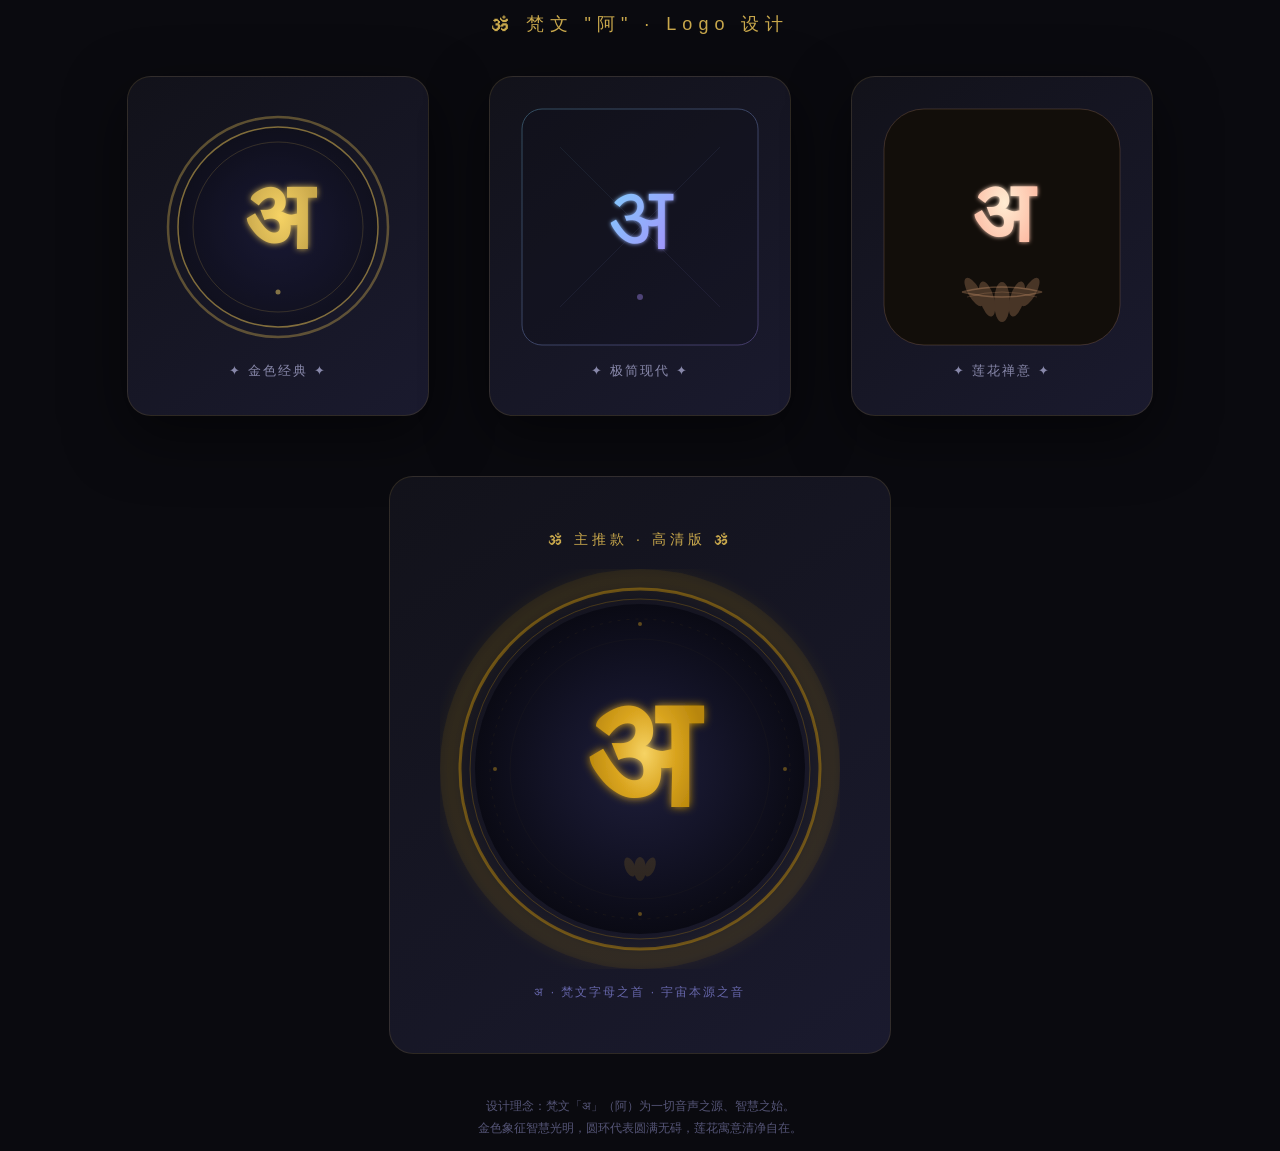
<file: 梵文阿_logo.html>
<!DOCTYPE html>
<html lang="zh">
<head>
<meta charset="UTF-8">
<title>梵文"阿" Logo</title>
<style>
  body {
    margin: 0;
    min-height: 100vh;
    display: flex;
    flex-direction: column;
    align-items: center;
    justify-content: center;
    background: #0a0a0f;
    font-family: 'Segoe UI', sans-serif;
  }
  h1 {
    color: #c9a84c;
    margin-bottom: 10px;
    font-size: 18px;
    letter-spacing: 6px;
    font-weight: 300;
  }
  .logo-container {
    display: flex;
    gap: 60px;
    flex-wrap: wrap;
    justify-content: center;
    align-items: center;
    padding: 30px;
  }
  .logo-card {
    display: flex;
    flex-direction: column;
    align-items: center;
    background: linear-gradient(145deg, #12121a, #1a1a2e);
    border-radius: 24px;
    padding: 30px;
    border: 1px solid rgba(201, 168, 76, 0.15);
    box-shadow: 0 20px 60px rgba(0,0,0,0.5);
  }
  .logo-card p {
    color: #8888aa;
    margin: 15px 0 5px;
    font-size: 13px;
    letter-spacing: 2px;
  }
  svg {
    display: block;
  }
</style>
</head>
<body>

<h1>🕉 梵文 "阿" · Logo 设计</h1>

<div class="logo-container">

  <!-- 款式一：金色经典圆章 -->
  <div class="logo-card">
    <svg width="240" height="240" viewBox="0 0 240 240">
      <defs>
        <radialGradient id="goldGrad" cx="50%" cy="50%" r="50%">
          <stop offset="0%" stop-color="#f6d365"/>
          <stop offset="100%" stop-color="#c9a84c"/>
        </radialGradient>
        <radialGradient id="bgGrad1" cx="50%" cy="50%" r="50%">
          <stop offset="0%" stop-color="#1a1a3e"/>
          <stop offset="100%" stop-color="#0d0d1a"/>
        </radialGradient>
        <filter id="glow1">
          <feGaussianBlur stdDeviation="3" result="blur"/>
          <feMerge><feMergeNode in="blur"/><feMergeNode in="SourceGraphic"/></feMerge>
        </filter>
      </defs>
      <!-- 外环 -->
      <circle cx="120" cy="120" r="110" fill="none" stroke="url(#goldGrad)" stroke-width="2.5" opacity="0.4"/>
      <circle cx="120" cy="120" r="100" fill="url(#bgGrad1)" stroke="url(#goldGrad)" stroke-width="1.5" opacity="0.6"/>
      <!-- 内圈装饰 -->
      <circle cx="120" cy="120" r="85" fill="none" stroke="url(#goldGrad)" stroke-width="0.8" opacity="0.25"/>
      <!-- 梵文 "अ" -->
      <text x="120" y="142" text-anchor="middle" font-size="95" font-family="'Noto Sans Devanagari','Nirmala UI','Mangal',sans-serif" fill="url(#goldGrad)" filter="url(#glow1)" font-weight="bold">अ</text>
      <!-- 底部小点装饰 -->
      <circle cx="120" cy="185" r="2.5" fill="#f6d365" opacity="0.5"/>
    </svg>
    <p>✦ 金色经典 ✦</p>
  </div>

  <!-- 款式二：极简现代线条 -->
  <div class="logo-card">
    <svg width="240" height="240" viewBox="0 0 240 240">
      <defs>
        <linearGradient id="lineGrad" x1="0%" y1="0%" x2="100%" y2="100%">
          <stop offset="0%" stop-color="#7dd3fc"/>
          <stop offset="100%" stop-color="#a78bfa"/>
        </linearGradient>
        <filter id="glow2">
          <feGaussianBlur stdDeviation="2" result="blur"/>
          <feMerge><feMergeNode in="blur"/><feMergeNode in="SourceGraphic"/></feMerge>
        </filter>
      </defs>
      <rect x="2" y="2" width="236" height="236" rx="20" fill="#0f0f1a" stroke="url(#lineGrad)" stroke-width="1" opacity="0.3"/>
      <!-- 精简线条装饰 -->
      <line x1="40" y1="40" x2="200" y2="200" stroke="url(#lineGrad)" stroke-width="0.5" opacity="0.15"/>
      <line x1="200" y1="40" x2="40" y2="200" stroke="url(#lineGrad)" stroke-width="0.5" opacity="0.15"/>
      <!-- 梵文 "अ" -->
      <text x="120" y="142" text-anchor="middle" font-size="90" font-family="'Noto Sans Devanagari','Nirmala UI','Mangal',sans-serif" fill="url(#lineGrad)" filter="url(#glow2)" font-weight="300">अ</text>
      <!-- 极简装饰圆 -->
      <circle cx="120" cy="190" r="3" fill="#a78bfa" opacity="0.4"/>
    </svg>
    <p>✦ 极简现代 ✦</p>
  </div>

  <!-- 款式三：莲花底座 -->
  <div class="logo-card">
    <svg width="240" height="240" viewBox="0 0 240 240">
      <defs>
        <radialGradient id="lotusGrad" cx="50%" cy="40%" r="60%">
          <stop offset="0%" stop-color="#ffecd2"/>
          <stop offset="100%" stop-color="#fcb69f"/>
        </radialGradient>
        <linearGradient id="petalGrad" x1="0%" y1="100%" x2="0%" y2="0%">
          <stop offset="0%" stop-color="#e8a87c"/>
          <stop offset="100%" stop-color="#f7d9c4"/>
        </linearGradient>
        <filter id="glow3">
          <feGaussianBlur stdDeviation="2" result="blur"/>
          <feMerge><feMergeNode in="blur"/><feMergeNode in="SourceGraphic"/></feMerge>
        </filter>
      </defs>
      <rect x="2" y="2" width="236" height="236" rx="40" fill="#120e0a" stroke="rgba(232,168,124,0.2)" stroke-width="1"/>
      <!-- 莲花花瓣 -->
      <g opacity="0.25">
        <ellipse cx="120" cy="195" rx="8" ry="20" fill="#e8a87c"/>
        <ellipse cx="105" cy="192" rx="7" ry="18" fill="#e8a87c" transform="rotate(-15 105 192)"/>
        <ellipse cx="135" cy="192" rx="7" ry="18" fill="#e8a87c" transform="rotate(15 135 192)"/>
        <ellipse cx="92" cy="185" rx="6" ry="16" fill="#e8a87c" transform="rotate(-30 92 185)"/>
        <ellipse cx="148" cy="185" rx="6" ry="16" fill="#e8a87c" transform="rotate(30 148 185)"/>
      </g>
      <!-- 梵文 "अ" -->
      <text x="120" y="135" text-anchor="middle" font-size="85" font-family="'Noto Sans Devanagari','Nirmala UI','Mangal',sans-serif" fill="url(#lotusGrad)" filter="url(#glow3)" font-weight="bold">अ</text>
      <!-- 底部莲花座 -->
      <path d="M80 185 Q120 175 160 185 Q120 195 80 185" fill="none" stroke="rgba(232,168,124,0.3)" stroke-width="1.5"/>
      <path d="M85 190 Q120 180 155 190" fill="none" stroke="rgba(232,168,124,0.2)" stroke-width="1"/>
    </svg>
    <p>✦ 莲花禅意 ✦</p>
  </div>

</div>

<!-- 大图预览 - 第一款 -->
<div style="margin-top:30px; text-align:center; background:linear-gradient(145deg,#12121a,#1a1a2e); border-radius:24px; padding:40px 50px; border:1px solid rgba(201,168,76,0.15);">
  <p style="color:#c9a84c; font-size:14px; letter-spacing:4px; margin-bottom:20px;">🕉 主推款 · 高清版 🕉</p>
  <svg width="400" height="400" viewBox="0 0 400 400">
    <defs>
      <radialGradient id="mainGold" cx="50%" cy="50%" r="50%">
        <stop offset="0%" stop-color="#f6d365"/>
        <stop offset="50%" stop-color="#daa520"/>
        <stop offset="100%" stop-color="#b8860b"/>
      </radialGradient>
      <radialGradient id="mainBg" cx="50%" cy="50%" r="50%">
        <stop offset="0%" stop-color="#1e1e3a"/>
        <stop offset="50%" stop-color="#141428"/>
        <stop offset="100%" stop-color="#0a0a14"/>
      </radialGradient>
      <filter id="mainGlow">
        <feGaussianBlur stdDeviation="4" result="blur"/>
        <feMerge><feMergeNode in="blur"/><feMergeNode in="SourceGraphic"/></feMerge>
      </filter>
      <filter id="outerGlow">
        <feGaussianBlur stdDeviation="8" result="blur"/>
        <feMerge><feMergeNode in="blur"/><feMergeNode in="SourceGraphic"/></feMerge>
      </filter>
    </defs>
    <!-- 外发光环 -->
    <circle cx="200" cy="200" r="190" fill="none" stroke="rgba(218,165,32,0.08)" stroke-width="20" filter="url(#outerGlow)"/>
    <!-- 外圈 -->
    <circle cx="200" cy="200" r="180" fill="none" stroke="url(#mainGold)" stroke-width="3" opacity="0.5"/>
    <circle cx="200" cy="200" r="170" fill="none" stroke="url(#mainGold)" stroke-width="1" opacity="0.3"/>
    <!-- 背景圆 -->
    <circle cx="200" cy="200" r="165" fill="url(#mainBg)"/>
    <!-- 装饰性梵文咒轮 -->
    <circle cx="200" cy="200" r="150" fill="none" stroke="rgba(218,165,32,0.08)" stroke-width="0.8" stroke-dasharray="3,6"/>
    <circle cx="200" cy="200" r="130" fill="none" stroke="rgba(218,165,32,0.06)" stroke-width="0.5"/>
    <!-- 小圆点装饰 -->
    <circle cx="200" cy="55" r="2" fill="#daa520" opacity="0.4"/>
    <circle cx="200" cy="345" r="2" fill="#daa520" opacity="0.4"/>
    <circle cx="55" cy="200" r="2" fill="#daa520" opacity="0.4"/>
    <circle cx="345" cy="200" r="2" fill="#daa520" opacity="0.4"/>
    <!-- 梵文 "अ" - 核心 -->
    <text x="200" y="238" text-anchor="middle" font-size="155" font-family="'Noto Sans Devanagari','Nirmala UI','Mangal',sans-serif" fill="url(#mainGold)" filter="url(#mainGlow)" font-weight="bold">अ</text>
    <!-- 下方装饰线 -->
    <line x1="140" y1="275" x2="260" y2="275" stroke="url(#mainGold)" stroke-width="1" opacity="0.3"/>
    <line x1="160" y1="282" x2="240" y2="282" stroke="url(#mainGold)" stroke-width="0.5" opacity="0.15"/>
    <!-- 底部小莲花 -->
    <g opacity="0.15" transform="translate(200,300)">
      <ellipse cx="0" cy="0" rx="6" ry="12" fill="#daa520"/>
      <ellipse cx="-10" cy="-2" rx="5" ry="10" fill="#daa520" transform="rotate(-20 -10 -2)"/>
      <ellipse cx="10" cy="-2" rx="5" ry="10" fill="#daa520" transform="rotate(20 10 -2)"/>
    </g>
  </svg>
  <p style="color:#6666aa; font-size:12px; margin-top:15px; letter-spacing:2px;">
    अ · 梵文字母之首 · 宇宙本源之音
  </p>
</div>

<div style="margin-top:30px; color:#555577; font-size:12px; text-align:center; line-height:1.8; padding:0 20px;">
  <p>设计理念：梵文「अ」（阿）为一切音声之源、智慧之始。<br>
  金色象征智慧光明，圆环代表圆满无碍，莲花寓意清净自在。</p>
</div>

</body>
</html>
</file>
